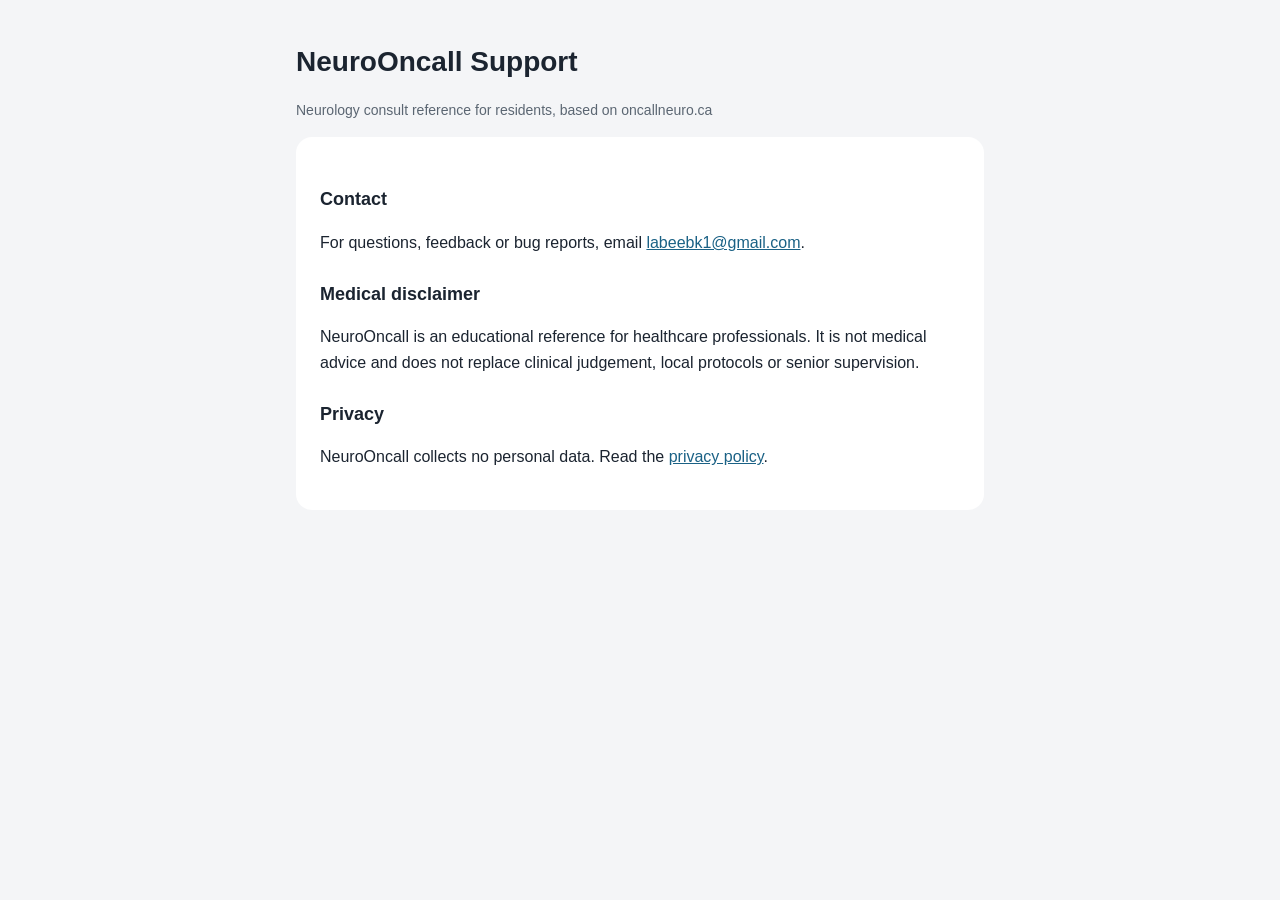
<file: index.html>
<!doctype html>
<html lang="en">
<head>
<meta charset="utf-8"><meta name="viewport" content="width=device-width, initial-scale=1">
<title>NeuroOncall Support</title>
<link rel="stylesheet" href="style.css">
</head>
<body><main>
<h1>NeuroOncall Support</h1>
<p class="muted">Neurology consult reference for residents, based on oncallneuro.ca</p>
<div class="card">
<h2>Contact</h2>
<p>For questions, feedback or bug reports, email <a href="mailto:labeebk1@gmail.com">labeebk1@gmail.com</a>.</p>
<h2>Medical disclaimer</h2>
<p>NeuroOncall is an educational reference for healthcare professionals. It is not medical advice and does not replace clinical judgement, local protocols or senior supervision.</p>
<h2>Privacy</h2>
<p>NeuroOncall collects no personal data. Read the <a href="privacy-policy.html">privacy policy</a>.</p>
</div>
</main></body>
</html>
</file>
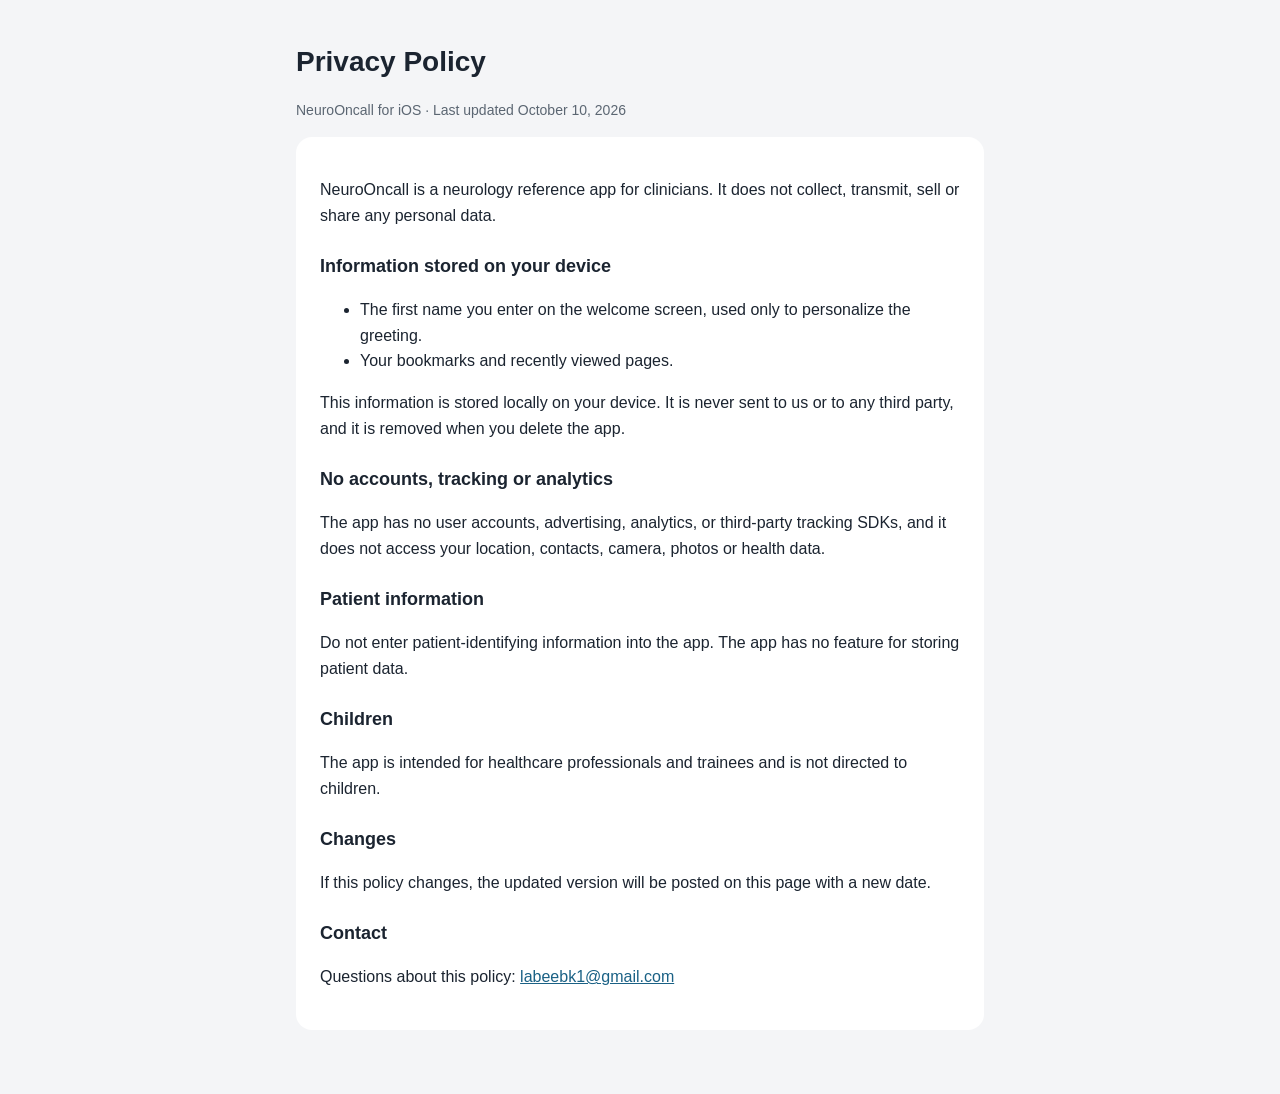
<file: privacy-policy.html>
<!doctype html>
<html lang="en">
<head>
<meta charset="utf-8"><meta name="viewport" content="width=device-width, initial-scale=1">
<title>NeuroOncall Privacy Policy</title>
<link rel="stylesheet" href="style.css">
</head>
<body><main>
<h1>Privacy Policy</h1>
<p class="muted">NeuroOncall for iOS · Last updated October 10, 2026</p>
<div class="card">
<p>NeuroOncall is a neurology reference app for clinicians. It does not collect, transmit, sell or share any personal data.</p>
<h2>Information stored on your device</h2>
<ul>
<li>The first name you enter on the welcome screen, used only to personalize the greeting.</li>
<li>Your bookmarks and recently viewed pages.</li>
</ul>
<p>This information is stored locally on your device. It is never sent to us or to any third party, and it is removed when you delete the app.</p>
<h2>No accounts, tracking or analytics</h2>
<p>The app has no user accounts, advertising, analytics, or third-party tracking SDKs, and it does not access your location, contacts, camera, photos or health data.</p>
<h2>Patient information</h2>
<p>Do not enter patient-identifying information into the app. The app has no feature for storing patient data.</p>
<h2>Children</h2>
<p>The app is intended for healthcare professionals and trainees and is not directed to children.</p>
<h2>Changes</h2>
<p>If this policy changes, the updated version will be posted on this page with a new date.</p>
<h2>Contact</h2>
<p>Questions about this policy: <a href="mailto:labeebk1@gmail.com">labeebk1@gmail.com</a></p>
</div>
</main></body>
</html>
</file>
<file: style.css>
:root { --ink:#1b2430; --muted:#5b6672; --accent:#1a6185; --bg:#f4f5f7; --card:#fff; }
@media (prefers-color-scheme: dark) { :root { --ink:#e8ebef; --muted:#a3acb6; --accent:#78bfdd; --bg:#111417; --card:#1b1f24; } }
* { box-sizing: border-box; }
body { margin:0; background:var(--bg); color:var(--ink); font:16px/1.6 -apple-system, BlinkMacSystemFont, "Segoe UI", sans-serif; }
main { max-width:720px; margin:0 auto; padding:40px 16px 64px; }
.card { background:var(--card); border-radius:16px; padding:24px; margin-top:16px; }
h1 { font-size:28px; margin:0 0 4px; } h2 { font-size:18px; margin:24px 0 6px; }
p, li { color:var(--ink); } .muted { color:var(--muted); font-size:14px; }
a { color:var(--accent); }
</file>
